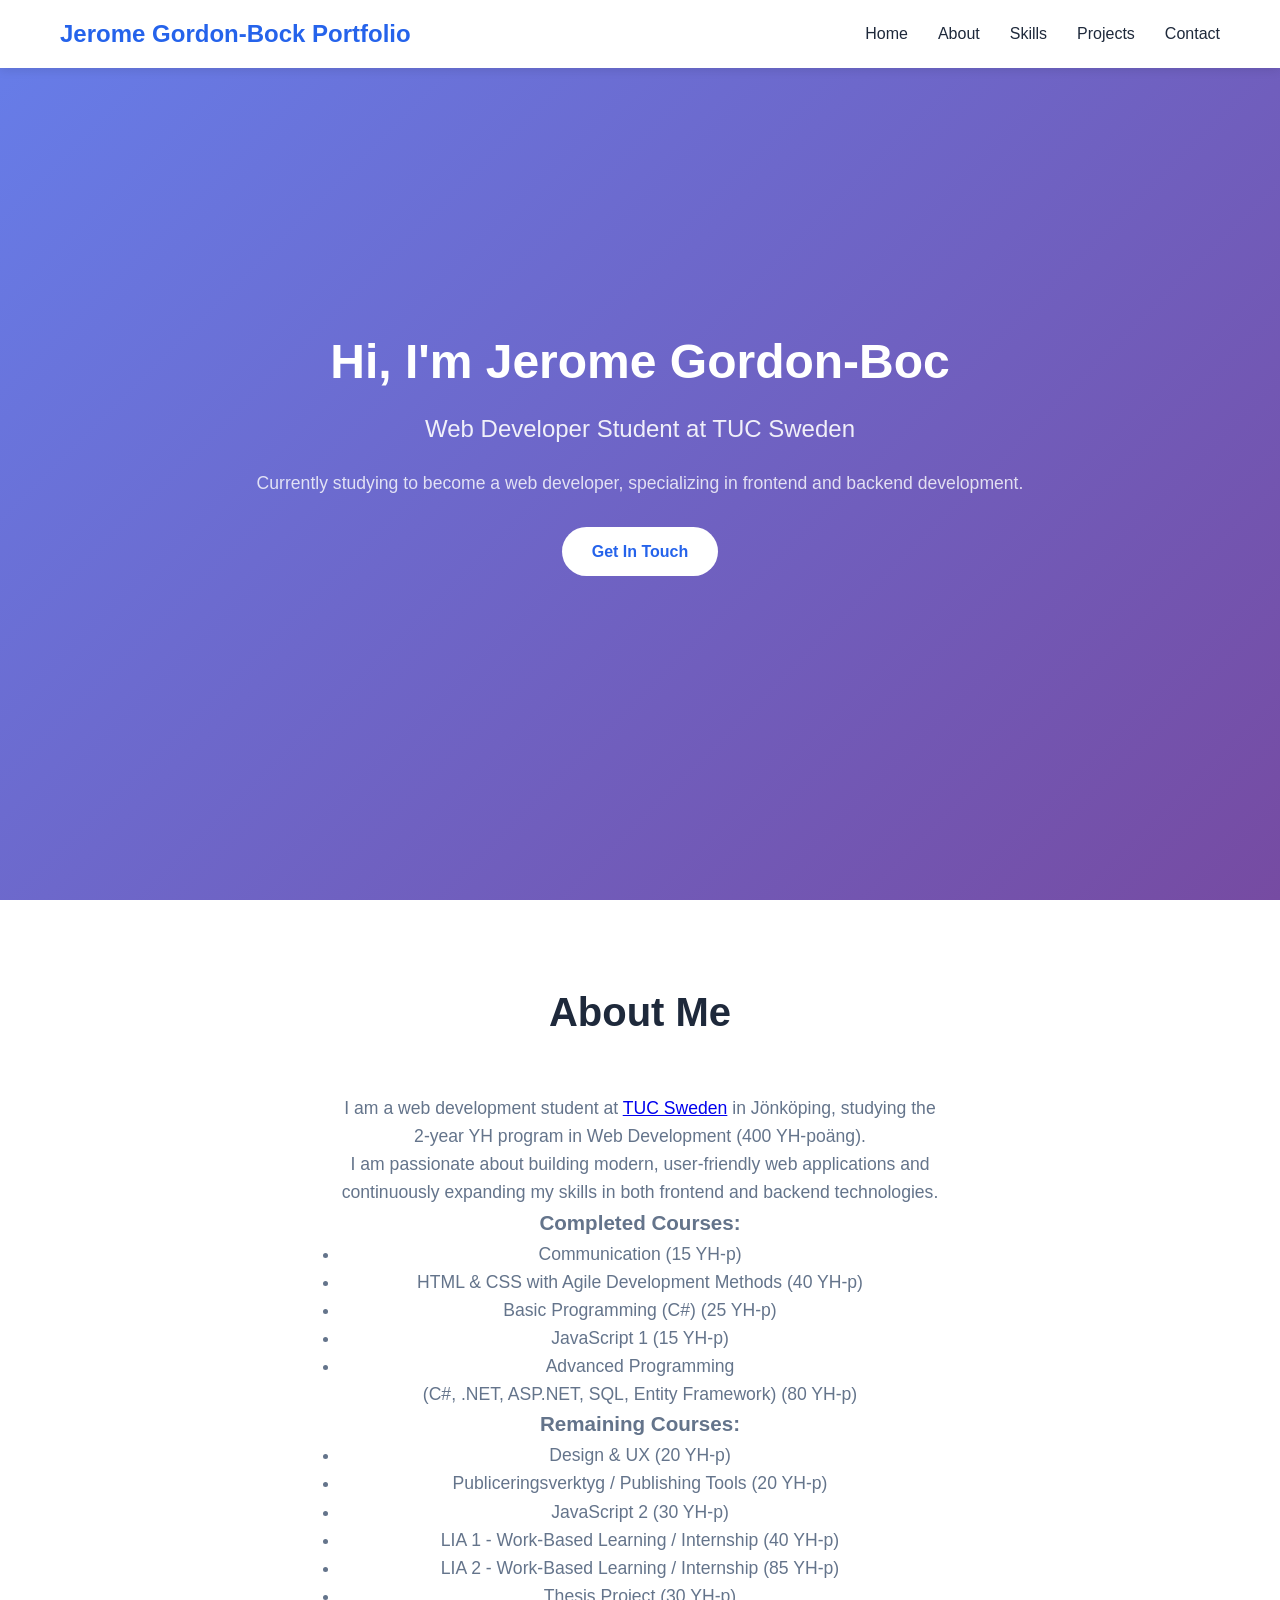
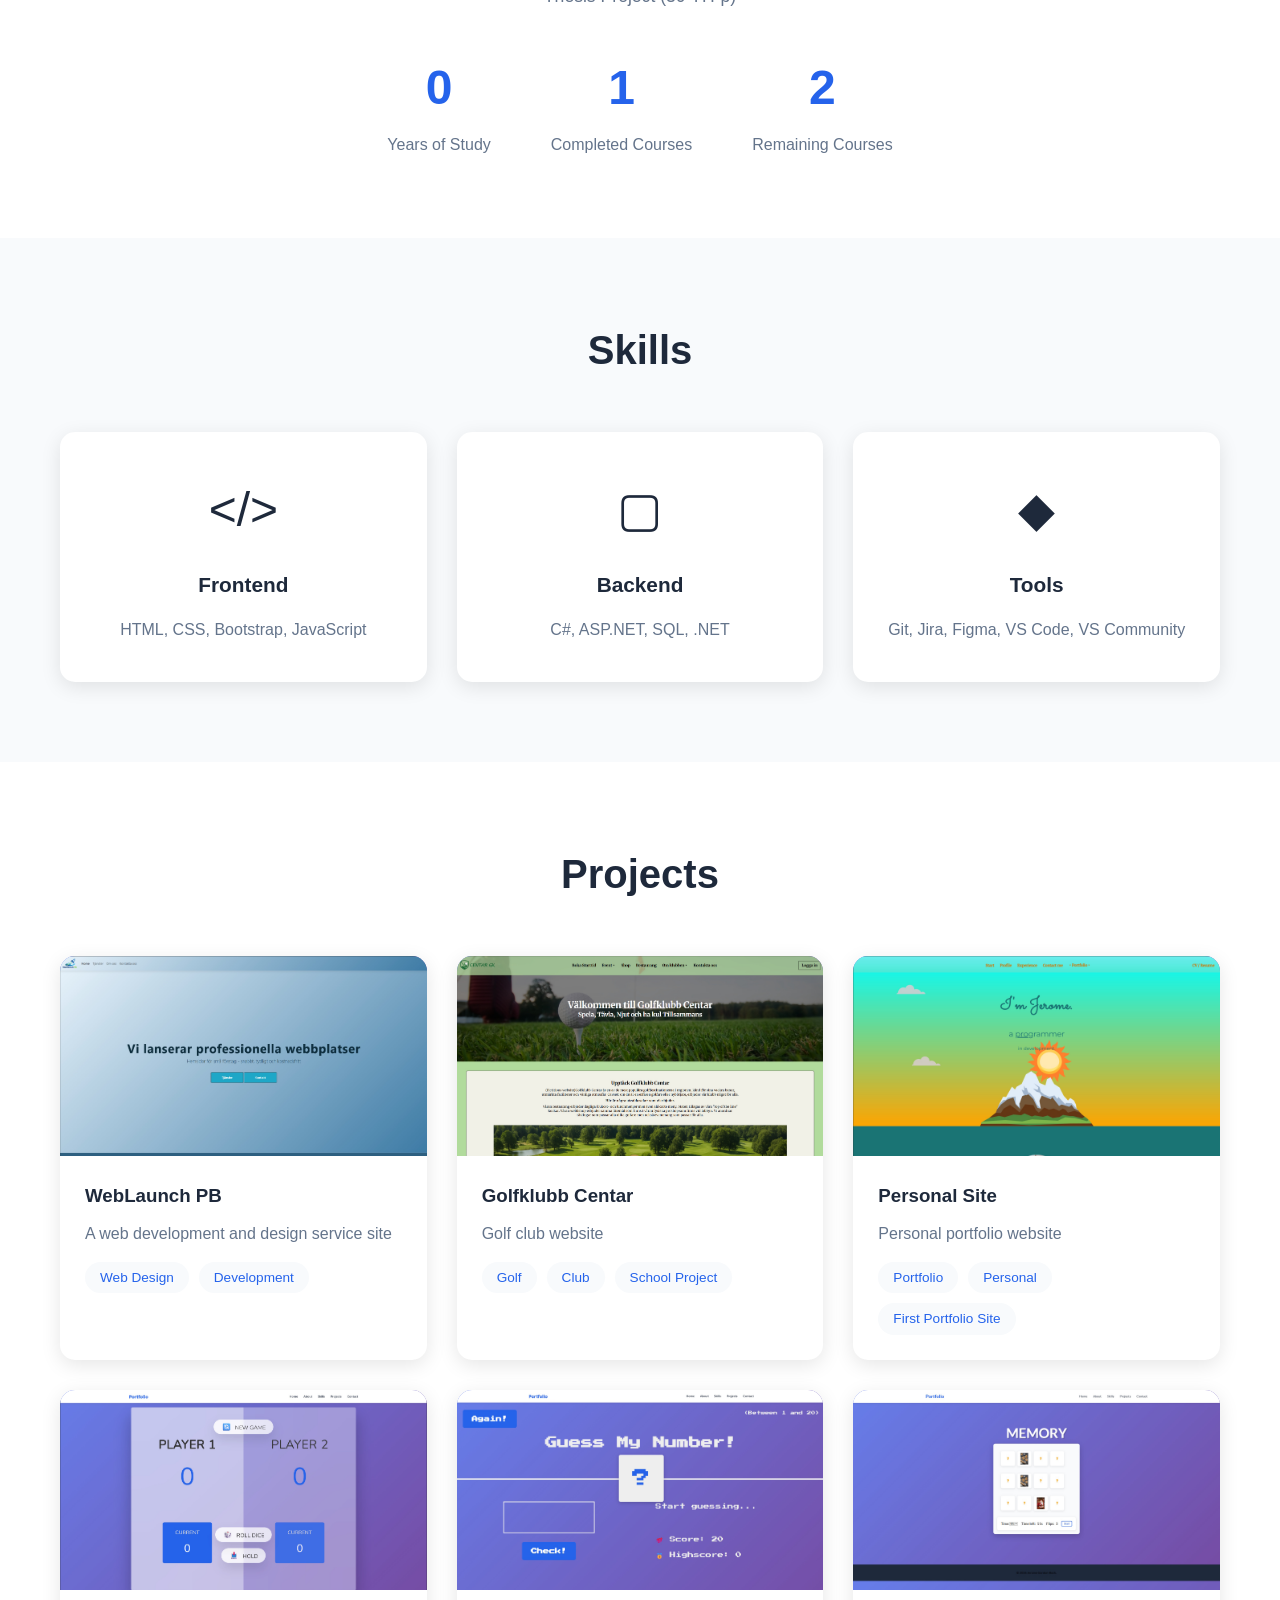
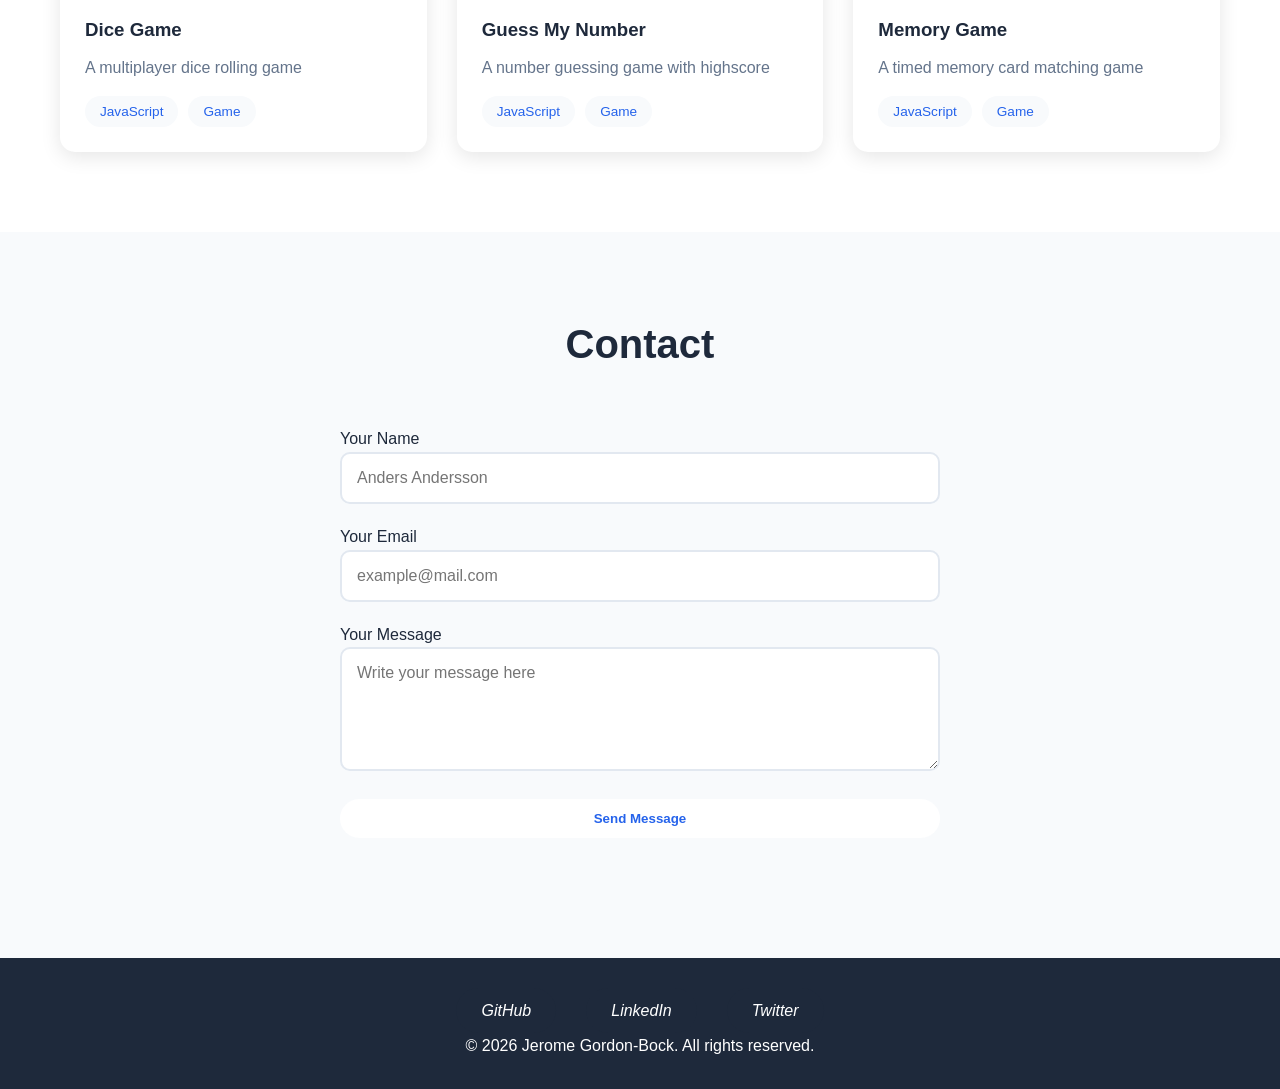
<file: index.html>
<!doctype html>
<html lang="en">
  <head>
    <meta charset="UTF-8" />
    <meta name="viewport" content="width=device-width, initial-scale=1.0" />
    <title>JG-B Portfolio</title>
    <link rel="icon" type="image/x-icon" href="faviconjgb.ico" />
    <link rel="stylesheet" href="styles.css" />
  </head>
  <body>
    <header>
      <nav class="navbar">
        <div class="nav-content">
          <a href="#home" class="logo">Jerome Gordon-Bock Portfolio</a>
          <button class="menu-toggle" id="menuToggle" aria-label="Open meny">
            <span></span>
            <span></span>
            <span></span>
          </button>
          <ul class="nav-links" id="navLinks">
            <li><a href="#home">Home</a></li>
            <li><a href="#about">About</a></li>
            <li><a href="#skills">Skills</a></li>
            <li><a href="#projects">Projects</a></li>
            <li><a href="#contact">Contact</a></li>
          </ul>
        </div>
      </nav>
    </header>
    <main>
      <section id="home" class="hero">
        <div class="hero-content">
          <h1>Hi, I'm <span id="typedName"></span></h1>
          <p class="tagline">Web Developer Student at TUC Sweden</p>
          <p class="bio">
            Currently studying to become a web developer, specializing in
            frontend and backend development.
          </p>
          <a href="#contact" class="btn">Get In Touch</a>
        </div>
      </section>

      <section id="about" class="section">
        <div class="container">
          <h2 class="section-title">About Me</h2>
          <div class="about-content">
            <div class="about-text">
              <p>
                I am a web development student at
                <a
                  href="https://www.tucsweden.se/utbildning/program/webbutvecklare-distans-jonkoping/"
                  target="_blank"
                  rel="noopener"
                  >TUC Sweden</a
                >
                in Jönköping, studying the 2-year YH program in Web Development
                (400 YH-poäng).
              </p>
              <p>
                I am passionate about building modern, user-friendly web
                applications and continuously expanding my skills in both
                frontend and backend technologies.
              </p>
              <h3>Completed Courses:</h3>
              <ul>
                <li>Communication (15 YH-p)</li>
                <li>HTML & CSS with Agile Development Methods (40 YH-p)</li>
                <li>Basic Programming (C#) (25 YH-p)</li>
                <li>JavaScript 1 (15 YH-p)</li>
                <li>
                  Advanced Programming <br />(C#, .NET, ASP.NET, SQL, Entity
                  Framework) (80 YH-p)
                </li>
              </ul>
              <h3>Remaining Courses:</h3>
              <ul>
                <li>Design & UX (20 YH-p)</li>
                <li>Publiceringsverktyg / Publishing Tools (20 YH-p)</li>
                <li>JavaScript 2 (30 YH-p)</li>
                <li>LIA 1 - Work-Based Learning / Internship (40 YH-p)</li>
                <li>LIA 2 - Work-Based Learning / Internship (85 YH-p)</li>
                <li>Thesis Project (30 YH-p)</li>
              </ul>
            </div>
            <div class="about-stats">
              <div class="stat">
                <span class="stat-number" data-target="2">0</span>
                <span class="stat-label">Years of Study</span>
              </div>
              <div class="stat">
                <span class="stat-number" data-target="5">0</span>
                <span class="stat-label">Completed Courses</span>
              </div>
              <div class="stat">
                <span class="stat-number" data-target="6">0</span>
                <span class="stat-label">Remaining Courses</span>
              </div>
            </div>
          </div>
        </div>
      </section>

      <section id="skills" class="section bg-light">
        <div class="container">
          <h2 class="section-title">Skills</h2>
          <div class="skills-grid">
            <article class="skill-card">
              <div class="skill-icon">&#60;/&#62;</div>
              <h3>Frontend</h3>
              <p>HTML, CSS, Bootstrap, JavaScript</p>
            </article>
            <article class="skill-card">
              <div class="skill-icon">&#9634;</div>
              <h3>Backend</h3>
              <p>C#, ASP.NET, SQL, .NET</p>
            </article>
            <article class="skill-card">
              <div class="skill-icon">&#9670;</div>
              <h3>Tools</h3>
              <p>Git, Jira, Figma, VS Code, VS Community</p>
            </article>
          </div>
        </div>
      </section>

      <section id="projects" class="section">
        <div class="container">
          <h2 class="section-title">Projects</h2>
          <div class="projects-grid">
            <article class="project-card">
              <a
                href="https://www.weblaunchpb.se/"
                target="_blank"
                class="project-link"
              >
                <div class="project-image">
                  <img
                    src="images/projects/weblaunchpb.jpg"
                    alt=""
                    onerror="this.style.display = 'none'"
                  />
                </div>
                <div class="project-info">
                  <h3>WebLaunch PB</h3>
                  <p>A web development and design service site</p>
                  <div class="project-tags">
                    <span>Web Design</span>
                    <span>Development</span>
                  </div>
                </div>
              </a>
            </article>
            <article class="project-card">
              <a
                href="https://bockarns.github.io/Golfklubb-Centar/"
                target="_blank"
                class="project-link"
              >
                <div class="project-image">
                  <img
                    src="images/projects/golfklubb.jpg"
                    alt=""
                    onerror="this.style.display = 'none'"
                  />
                </div>
                <div class="project-info">
                  <h3>Golfklubb Centar</h3>
                  <p>Golf club website</p>
                  <div class="project-tags">
                    <span>Golf</span>
                    <span>Club</span>
                    <span>School Project</span>
                  </div>
                </div>
              </a>
            </article>
            <article class="project-card">
              <a
                href="https://bockarns.github.io/Site/"
                target="_blank"
                class="project-link"
              >
                <div class="project-image">
                  <img
                    src="images/projects/personal-site.jpg"
                    alt=""
                    onerror="this.style.display = 'none'"
                  />
                </div>
                <div class="project-info">
                  <h3>Personal Site</h3>
                  <p>Personal portfolio website</p>
                  <div class="project-tags">
                    <span>Portfolio</span>
                    <span>Personal</span>
                    <span>First Portfolio Site</span>
                  </div>
                </div>
              </a>
            </article>
            <article class="project-card">
              <a
                href="JS-projects/dices.html"
                target="_blank"
                class="project-link"
              >
                <div class="project-image">
                  <img
                    src="images/projects/dice-game.jpg"
                    alt=""
                    onerror="this.style.display = 'none'"
                  />
                </div>
                <div class="project-info">
                  <h3>Dice Game</h3>
                  <p>A multiplayer dice rolling game</p>
                  <div class="project-tags">
                    <span>JavaScript</span>
                    <span>Game</span>
                  </div>
                </div>
              </a>
            </article>
            <article class="project-card">
              <a
                href="JS-projects/guessMN.html"
                target="_blank"
                class="project-link"
              >
                <div class="project-image">
                  <img
                    src="images/projects/guessMN.jpg"
                    alt=""
                    onerror="this.style.display = 'none'"
                  />
                </div>
                <div class="project-info">
                  <h3>Guess My Number</h3>
                  <p>A number guessing game with highscore</p>
                  <div class="project-tags">
                    <span>JavaScript</span>
                    <span>Game</span>
                  </div>
                </div>
              </a>
            </article>
            <article class="project-card">
              <a
                href="JS-projects/memory.html"
                target="_blank"
                class="project-link"
              >
                <div class="project-image">
                  <img
                    src="images/projects/memory.jpg"
                    alt=""
                    onerror="this.style.display = 'none'"
                  />
                </div>
                <div class="project-info">
                  <h3>Memory Game</h3>
                  <p>A timed memory card matching game</p>
                  <div class="project-tags">
                    <span>JavaScript</span>
                    <span>Game</span>
                  </div>
                </div>
              </a>
            </article>
          </div>
        </div>
      </section>

      <section id="contact" class="section bg-light">
        <div class="container">
          <h2 class="section-title">Contact</h2>
          <form
            class="contact-form"
            id="contactForm"
            action="mailto:Jerome.bock@gmail.com"
            method="POST"
            enctype="text/plain"
          >
            <div class="form-group">
              <label for="name">Your Name</label>
              <input
                type="text"
                id="name"
                placeholder="Anders Andersson"
                required
              />
            </div>
            <div class="form-group">
              <label for="email">Your Email</label>
              <input
                type="email"
                id="email"
                placeholder="example@mail.com"
                required
              />
            </div>
            <div class="form-group">
              <label for="message">Your Message</label>
              <textarea
                id="message"
                rows="5"
                placeholder="Write your message here"
                required
              ></textarea>
            </div>
            <button type="submit" class="btn">Send Message</button>
          </form>
        </div>
      </section>
    </main>
    <footer class="footer">
      <address class="social-links">
        <a
          href="https://github.com/Bockarns"
          target="_blank"
          class="social-link"
          >GitHub</a
        >
        <a
          href="https://www.linkedin.com/in/jerome-gordon-bock/"
          target="_blank"
          class="social-link"
          >LinkedIn</a
        >
        <a href="https://x.com/Bockarn" target="_blank" class="social-link"
          >Twitter</a
        >
      </address>
      <p>&copy; 2026 Jerome Gordon-Bock. All rights reserved.</p>
    </footer>

    <script src="script.js"></script>
  </body>
</html>
</file>
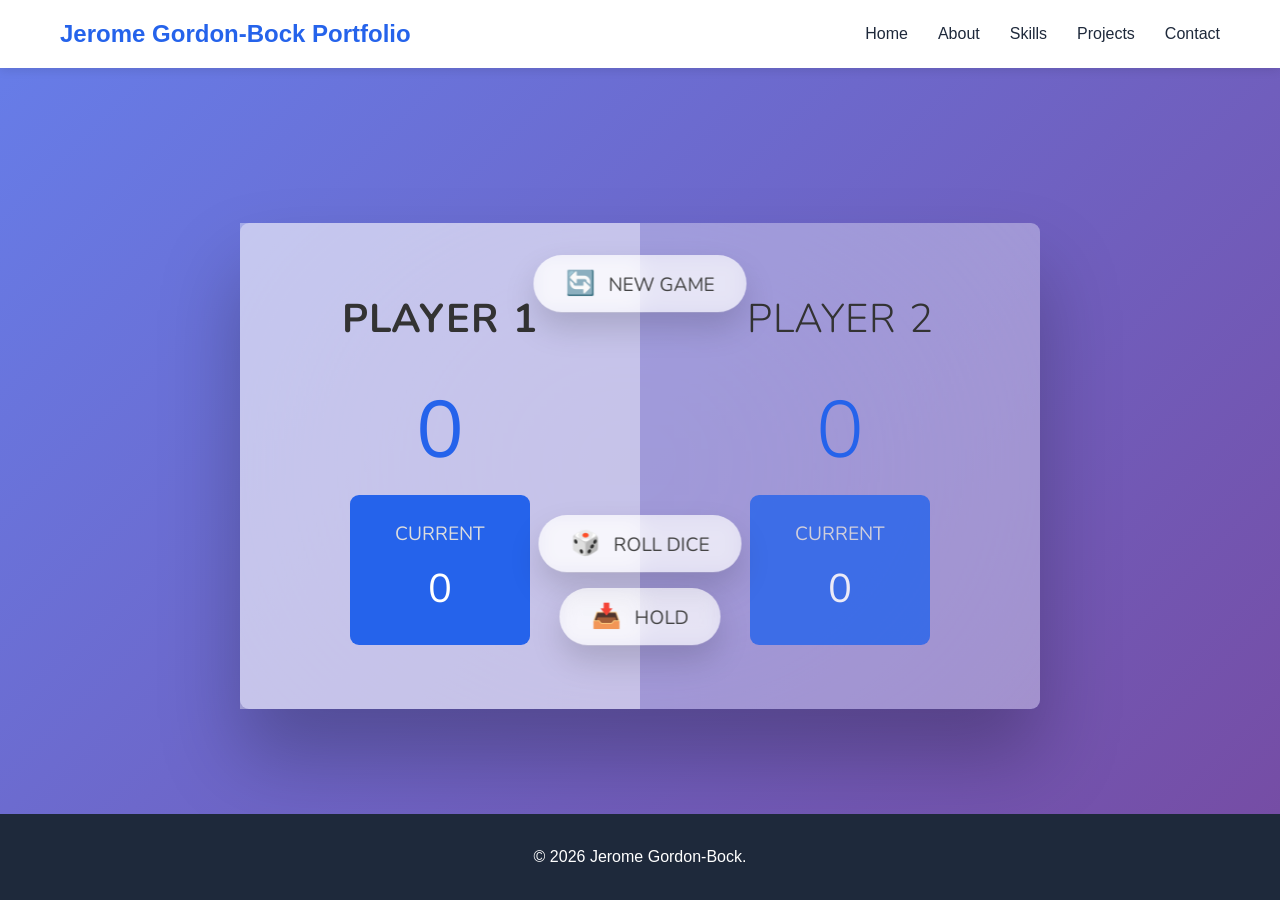
<file: JS-projects/dices.html>
<!doctype html>
<html lang="en" dir="ltr">
  <head>
    <meta charset="UTF-8" />
    <meta name="viewport" content="width=device-width, initial-scale=1.0" />
    <title>Dice Game - Jerome Gordon-Bock</title>
    <link rel="icon" type="image/x-icon" href="../faviconjgb.ico" />
    <link rel="stylesheet" href="../styles.css" />
    <link rel="stylesheet" href="CSS/dices.css" />
  </head>
  <body>
    <nav class="navbar">
      <div class="nav-content">
        <a href="../index.html" class="logo">Jerome Gordon-Bock Portfolio</a>
        <button class="menu-toggle" id="menuToggle">
          <span></span>
          <span></span>
          <span></span>
        </button>
        <ul class="nav-links" id="navLinks">
          <li><a href="../index.html#home">Home</a></li>
          <li><a href="../index.html#about">About</a></li>
          <li><a href="../index.html#skills">Skills</a></li>
          <li><a href="../index.html#projects">Projects</a></li>
          <li><a href="../index.html#contact">Contact</a></li>
        </ul>
      </div>
    </nav>

    <div class="wrapper">
      <div class="container-dice">
        <section class="player player--0 player--active">
          <h2 class="name" id="name--0">Player 1</h2>
          <p class="score" id="score--0">43</p>
          <div class="current">
            <p class="current-label">Current</p>
            <p class="current-score" id="current--0">0</p>
          </div>
        </section>

        <section class="player player--1">
          <h2 class="name" id="name--1">Player 2</h2>
          <p class="score" id="score--1">24</p>
          <div class="current">
            <p class="current-label">Current</p>
            <p class="current-score" id="current--1">0</p>
          </div>
        </section>

        <img
          src="./images/dices-img/dice-5.png"
          alt="Playing dice"
          class="dice"
        />
        <button class="btn btn--new">🔄 New game</button>
        <button class="btn btn--roll">🎲 Roll dice</button>
        <button class="btn btn--hold">📥 Hold</button>
      </div>
    </div>

    <footer class="footer" style="position: fixed; bottom: 0; width: 100%">
      <p>&copy; 2026 Jerome Gordon-Bock.</p>
    </footer>

    <script src="../script.js"></script>
    <script src="./Scripts/dices.js"></script>
  </body>
</html>
</file>
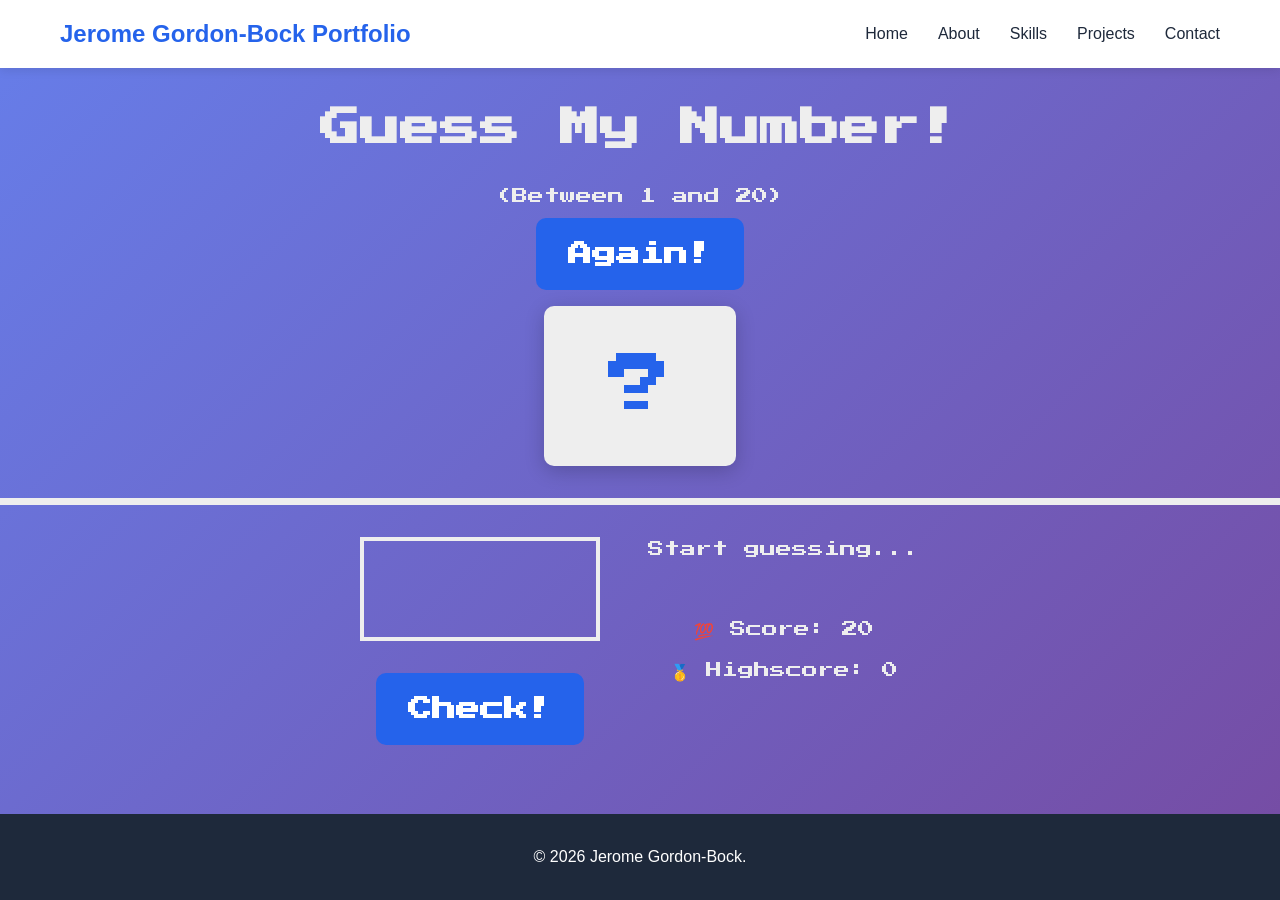
<file: JS-projects/guessMN.html>
<!doctype html>
<html lang="en" dir="ltr">
  <head>
    <meta charset="UTF-8" />
    <meta name="viewport" content="width=device-width, initial-scale=1.0" />
    <title>Guess My Number - Jerome Gordon-Bock</title>
    <link rel="icon" type="image/x-icon" href="../faviconjgb.ico" />
    <link rel="stylesheet" href="../styles.css" />
    <link rel="stylesheet" href="CSS/guessMN.css" />
  </head>
  <body>
    <nav class="navbar">
      <div class="nav-content">
        <a href="../index.html" class="logo">Jerome Gordon-Bock Portfolio</a>
        <button class="menu-toggle" id="menuToggle">
          <span></span>
          <span></span>
          <span></span>
        </button>
        <ul class="nav-links" id="navLinks">
          <li><a href="../index.html#home">Home</a></li>
          <li><a href="../index.html#about">About</a></li>
          <li><a href="../index.html#skills">Skills</a></li>
          <li><a href="../index.html#projects">Projects</a></li>
          <li><a href="../index.html#contact">Contact</a></li>
        </ul>
      </div>
    </nav>

    <section class="wrapper">
      <div class="gmn-header">
        <h1>Guess My Number!</h1>
        <p class="between">(Between 1 and 20)</p>
        <button class="btn again">Again!</button>
        <div class="number">?</div>
      </div>
      <div class="gmn-container">
        <div class="left">
          <input type="number" class="guess" />
          <button class="btn check">Check!</button>
        </div>
        <div class="right">
          <p class="message">Start guessing...</p>
          <p class="label-score">💯 Score: <span class="score">20</span></p>
          <p class="label-highscore">
            🥇 Highscore: <span class="highscore">0</span>
          </p>
        </div>
      </div>
    </section>

    <footer class="footer" style="position: fixed; bottom: 0; width: 100%">
      <p>&copy; 2026 Jerome Gordon-Bock.</p>
    </footer>

    <script src="../script.js"></script>
    <script src="./Scripts/guessMN.js"></script>
  </body>
</html>
</file>
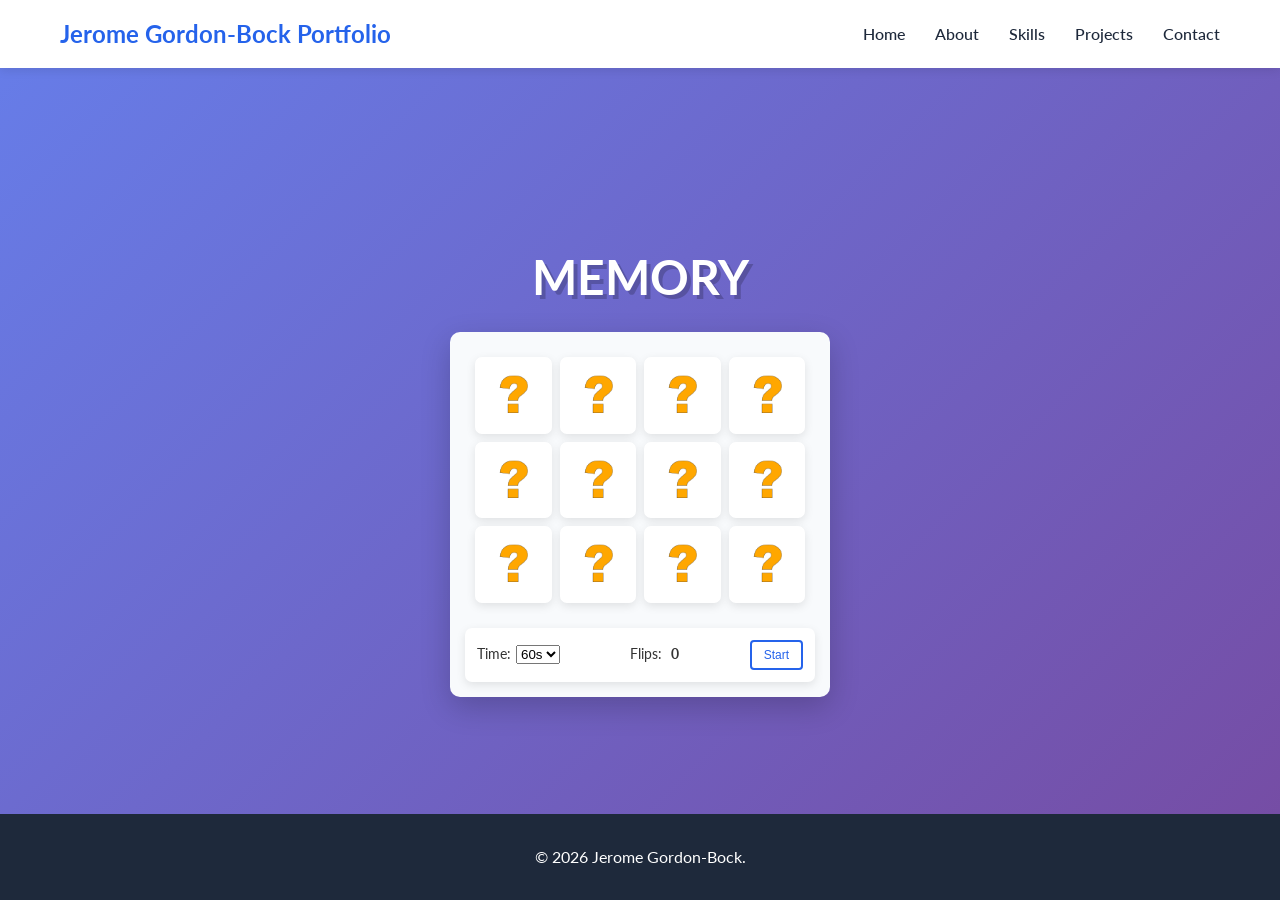
<file: JS-projects/memory.html>
<!doctype html>
<html lang="en" dir="ltr">
  <head>
    <meta charset="UTF-8" />
    <meta name="viewport" content="width=device-width, initial-scale=1.0" />
    <title>Memory Game - Jerome Gordon-Bock</title>
    <link rel="icon" type="image/x-icon" href="../faviconjgb.ico" />
    <link rel="stylesheet" href="../styles.css" />
    <link rel="stylesheet" href="CSS/memory.css" />
  </head>
  <body>
    <nav class="navbar">
      <div class="nav-content">
        <a href="../index.html" class="logo">Jerome Gordon-Bock Portfolio</a>
        <button class="menu-toggle" id="menuToggle">
          <span></span>
          <span></span>
          <span></span>
        </button>
        <ul class="nav-links" id="navLinks">
          <li><a href="../index.html#home">Home</a></li>
          <li><a href="../index.html#about">About</a></li>
          <li><a href="../index.html#skills">Skills</a></li>
          <li><a href="../index.html#projects">Projects</a></li>
          <li><a href="../index.html#contact">Contact</a></li>
        </ul>
      </div>
    </nav>

    <section class="products" id="memory">
      <h1>Memory</h1>
      <div class="contact__content">
        <div class="wrapper">
          <div class="popup hidden">
            <h3 class="popup-text">Winner or Loser!</h3>
            <button class="close-popup">&times;</button>
          </div>
          <div class="overlay hidden"></div>
          <ul class="cards">
            <li class="card">
              <div class="view front-view">
                <img
                  class="img-front"
                  src="./images/memory-img/qmark.png"
                  alt="icon"
                />
              </div>
              <div class="view back-view">
                <img
                  class="img-back"
                  src="./images/memory-img/img6.jpg"
                  alt="card-img"
                />
              </div>
            </li>
            <li class="card">
              <div class="view front-view">
                <img
                  class="img-front"
                  src="./images/memory-img/qmark.png"
                  alt="icon"
                />
              </div>
              <div class="view back-view">
                <img
                  class="img-back"
                  src="./images/memory-img/img1.jpg"
                  alt="card-img"
                />
              </div>
            </li>
            <li class="card">
              <div class="view front-view">
                <img src="./images/memory-img/qmark.png" alt="icon" />
              </div>
              <div class="view back-view">
                <img src="./images/memory-img/img3.jpg" alt="card-img" />
              </div>
            </li>
            <li class="card">
              <div class="view front-view">
                <img src="./images/memory-img/qmark.png" alt="icon" />
              </div>
              <div class="view back-view">
                <img src="./images/memory-img/img2.jpg" alt="card-img" />
              </div>
            </li>
            <li class="card">
              <div class="view front-view">
                <img src="./images/memory-img/qmark.png" alt="icon" />
              </div>
              <div class="view back-view">
                <img src="./images/memory-img/img6.jpg" alt="card-img" />
              </div>
            </li>
            <li class="card">
              <div class="view front-view">
                <img src="./images/memory-img/qmark.png" alt="icon" />
              </div>
              <div class="view back-view">
                <img src="./images/memory-img/img2.jpg" alt="card-img" />
              </div>
            </li>
            <li class="card">
              <div class="view front-view">
                <img src="./images/memory-img/qmark.png" alt="icon" />
              </div>
              <div class="view back-view">
                <img src="./images/memory-img/img4.jpg" alt="card-img" />
              </div>
            </li>
            <li class="card">
              <div class="view front-view">
                <img src="./images/memory-img/qmark.png" alt="icon" />
              </div>
              <div class="view back-view">
                <img src="./images/memory-img/img5.jpg" alt="card-img" />
              </div>
            </li>
            <li class="card">
              <div class="view front-view">
                <img src="./images/memory-img/qmark.png" alt="icon" />
              </div>
              <div class="view back-view">
                <img src="./images/memory-img/img3.jpg" alt="card-img" />
              </div>
            </li>
            <li class="card">
              <div class="view front-view">
                <img src="./images/memory-img/qmark.png" alt="icon" />
              </div>
              <div class="view back-view">
                <img src="./images/memory-img/img1.jpg" alt="card-img" />
              </div>
            </li>
            <li class="card">
              <div class="view front-view">
                <img src="./images/memory-img/qmark.png" alt="icon" />
              </div>
              <div class="view back-view">
                <img src="./images/memory-img/img4.jpg" alt="card-img" />
              </div>
            </li>
            <li class="card">
              <div class="view front-view">
                <img src="./images/memory-img/qmark.png" alt="icon" />
              </div>
              <div class="view back-view">
                <img src="./images/memory-img/img5.jpg" alt="card-img" />
              </div>
            </li>
          </ul>
          <div class="details">
            <p class="time">
              <label for="timer">Time:</label>
              <select name="timer" id="timer">
                <option value="60">60s</option>
                <option value="30">30s</option>
                <option value="15">15s</option>
              </select>
            </p>
            <p class="time-display hidden">
              Time left: <span id="time-left">0</span>s
            </p>
            <p class="flips">
              Flips: <span><b id="flip-number">0</b></span>
            </p>
            <button id="start-btn">Start</button>
          </div>
        </div>
      </div>
    </section>

    <footer class="footer" style="position: fixed; bottom: 0; width: 100%">
      <p>&copy; 2026 Jerome Gordon-Bock.</p>
    </footer>

    <script src="../script.js"></script>
    <script src="./Scripts/memory.js"></script>
  </body>
</html>
</file>
<file: styles.css>
* {
  margin: 0;
  padding: 0;
  box-sizing: border-box;
}

:root {
  --primary: #2563eb;
  --dark: #1e293b;
  --light: #f8fafc;
  --gray: #64748b;
  --white: #ffffff;
}

html {
  scroll-behavior: smooth;
}

body {
  font-family: "Segoe UI", Tahoma, Geneva, Verdana, sans-serif;
  line-height: 1.6;
  color: var(--dark);
}

.container {
  max-width: 1200px;
  margin: 0 auto;
  padding: 0 20px;
}

.navbar {
  position: fixed;
  top: 0;
  left: 0;
  right: 0;
  background: var(--white);
  box-shadow: 0 2px 10px rgba(0, 0, 0, 0.1);
  z-index: 1000;
}

.nav-content {
  max-width: 1200px;
  margin: 0 auto;
  padding: 15px 20px;
  display: flex;
  justify-content: space-between;
  align-items: center;
}

.logo {
  font-size: 1.5rem;
  font-weight: bold;
  color: var(--primary);
  text-decoration: none;
}

.nav-links {
  display: flex;
  list-style: none;
  gap: 30px;
}

.nav-links a {
  text-decoration: none;
  color: var(--dark);
  font-weight: 500;
  transition: color 0.3s;
}

.nav-links a:hover {
  color: var(--primary);
}

.menu-toggle {
  display: none;
  flex-direction: column;
  gap: 5px;
  background: none;
  border: none;
  cursor: pointer;
  padding: 5px;
}

.menu-toggle span {
  width: 25px;
  height: 3px;
  background: var(--dark);
  border-radius: 2px;
  transition: all 0.3s;
}

.hero {
  min-height: 100vh;
  display: flex;
  align-items: center;
  justify-content: center;
  background: linear-gradient(135deg, #667eea 0%, #764ba2 100%);
  color: var(--white);
  text-align: center;
  padding: 100px 20px;
}

.hero-content h1 {
  font-size: 3rem;
  margin-bottom: 10px;
}

.tagline {
  font-size: 1.5rem;
  margin-bottom: 20px;
  opacity: 0.9;
}

.bio {
  font-size: 1.1rem;
  margin-bottom: 30px;
  opacity: 0.8;
}

.btn {
  display: inline-block;
  padding: 12px 30px;
  background: var(--white);
  color: var(--primary);
  text-decoration: none;
  border-radius: 30px;
  font-weight: 600;
  transition:
    transform 0.3s,
    box-shadow 0.3s;
  border: none;
  cursor: pointer;
}

.btn:hover {
  transform: translateY(-3px);
  box-shadow: 0 10px 20px rgba(0, 0, 0, 0.2);
}

.section {
  padding: 80px 0;
}

.bg-light {
  background: var(--light);
}

.section-title {
  font-size: 2.5rem;
  text-align: center;
  margin-bottom: 50px;
  color: var(--dark);
}

.about-content {
  display: flex;
  flex-direction: column;
  align-items: center;
  gap: 40px;
}

.about-text {
  max-width: 600px;
  text-align: center;
  font-size: 1.1rem;
  color: var(--gray);
}

.about-stats {
  display: flex;
  gap: 60px;
  flex-wrap: wrap;
  justify-content: center;
}

.stat {
  text-align: center;
}

.stat-number {
  font-size: 3rem;
  font-weight: bold;
  color: var(--primary);
}

.stat-label {
  display: block;
  color: var(--gray);
  margin-top: 5px;
}

.skills-grid {
  display: grid;
  grid-template-columns: repeat(auto-fit, minmax(250px, 1fr));
  gap: 30px;
}

.skill-card {
  background: var(--white);
  padding: 40px 30px;
  border-radius: 15px;
  text-align: center;
  box-shadow: 0 5px 20px rgba(0, 0, 0, 0.1);
  transition: transform 0.3s;
}

.skill-card:hover {
  transform: translateY(-5px);
}

.skill-icon {
  font-size: 3rem;
  margin-bottom: 20px;
}

.skill-card h3 {
  margin-bottom: 15px;
  font-size: 1.3rem;
}

.skill-card p {
  color: var(--gray);
}

.projects-grid {
  display: grid;
  grid-template-columns: repeat(auto-fit, minmax(300px, 1fr));
  gap: 30px;
}

.project-card {
  background: var(--white);
  border-radius: 15px;
  overflow: hidden;
  box-shadow: 0 5px 20px rgba(0, 0, 0, 0.1);
  transition: transform 0.3s;
}

.project-card:hover {
  transform: translateY(-5px);
}

.project-image {
  height: 200px;
  background: linear-gradient(135deg, #667eea 0%, #764ba2 100%);
  overflow: hidden;
}

.project-image img {
  width: 100%;
  height: 100%;
  object-fit: cover;
  object-position: top;
}

.project-info {
  padding: 25px;
}

.project-info h3 {
  margin-bottom: 10px;
}

.project-info p {
  color: var(--gray);
  margin-bottom: 15px;
}

.project-tags {
  display: flex;
  gap: 10px;
  flex-wrap: wrap;
}

.project-tags span {
  padding: 5px 15px;
  background: var(--light);
  border-radius: 20px;
  font-size: 0.85rem;
  color: var(--primary);
}
.project-link {
  display: block;
  height: 100%;
  text-decoration: none;
  color: inherit;
}

.contact-form {
  max-width: 600px;
  margin: 0 auto 40px;
}

.form-group {
  margin-bottom: 20px;
}

.form-group input,
.form-group textarea {
  width: 100%;
  padding: 15px;
  border: 2px solid #e2e8f0;
  border-radius: 10px;
  font-size: 1rem;
  font-family: inherit;
  transition: border-color 0.3s;
}

.form-group input:focus,
.form-group textarea:focus {
  outline: none;
  border-color: var(--primary);
}

.contact-form .btn {
  width: 100%;
}

.social-links {
  display: flex;
  justify-content: center;
  gap: 30px;
}

.social-link {
  padding: 10px 25px;
  background: var(--dark);
  color: var(--white);
  text-decoration: none;
  border-radius: 25px;
  transition: background 0.3s;
}

.social-link:hover {
  background: var(--primary);
}

.footer {
  background: var(--dark);
  color: var(--white);
  text-align: center;
  padding: 30px 20px;
}

/* Accesibility */

.nav-links a:focus-visible,
.btn:focus-visible,
.social-link:focus-visible {
  outline: 3px solid var(--primary);
  outline-offset: 3px;
}

.project-link:focus-visible {
  outline: 4px solid var(--primary);
  outline-offset: -4px;
  border-radius: 15px;
}

/* Mediaquery */

@media (max-width: 768px) {
  .menu-toggle {
    display: flex;
  }

  .nav-links {
    position: absolute;
    top: 100%;
    left: 0;
    right: 0;
    background: var(--white);
    flex-direction: column;
    padding: 20px;
    gap: 15px;
    box-shadow: 0 10px 20px rgba(0, 0, 0, 0.1);
    display: none;
  }

  .nav-links.active {
    display: flex;
  }

  .hero-content h1 {
    font-size: 2rem;
  }

  .tagline {
    font-size: 1.2rem;
  }

  .about-stats {
    gap: 30px;
  }

  .stat-number {
    font-size: 2rem;
  }
}
</file>
<file: JS-projects/CSS/dices.css>
@import url("https://fonts.googleapis.com/css2?family=Nunito&display=swap");

* {
  margin: 0;
  padding: 0;
  box-sizing: border-box;
}

body {
  background: linear-gradient(135deg, #667eea 0%, #764ba2 100%);
  min-height: 100vh;
}

.wrapper {
  font-family: "Nunito", sans-serif;
  font-weight: 400;
  min-height: 100vh;
  padding: 6rem 1rem 4rem;
  color: #333;
  display: flex;
  align-items: center;
  justify-content: center;
  background: transparent;
}

.container-dice {
  position: relative;
  width: 100%;
  max-width: 800px;
  min-height: 450px;
  background-color: rgba(255, 255, 255, 0.35);
  backdrop-filter: blur(200px);
  box-shadow: 0 3rem 5rem rgba(0, 0, 0, 0.25);
  border-radius: 9px;
  display: flex;
}

.player {
  flex: 1;
  padding: 4rem 2rem;
  display: flex;
  flex-direction: column;
  align-items: center;
  justify-content: center;
  transition: all 0.75s;
}

.name {
  font-size: 2.5rem;
  text-transform: uppercase;
  letter-spacing: 1px;
  word-spacing: 2px;
  font-weight: 300;
  margin-bottom: 1rem;
  text-align: center;
}

.score {
  font-size: 5rem;
  font-weight: 300;
  color: #2563eb;
  margin-bottom: auto;
}

.player--active {
  background-color: rgba(255, 255, 255, 0.4);
}

.player--active .name {
  font-weight: 700;
}

.player--active .score {
  font-weight: 400;
}

.player--active .current {
  opacity: 1;
}

.current {
  background-color: #2563eb;
  opacity: 0.8;
  border-radius: 9px;
  color: #fff;
  width: 80%;
  max-width: 180px;
  padding: 1.5rem;
  text-align: center;
  transition: all 0.75s;
}

.current-label {
  text-transform: uppercase;
  margin-bottom: 0.5rem;
  font-size: 1.2rem;
  color: #ddd;
}

.current-score {
  font-size: 2.5rem;
}

.dice {
  position: absolute;
  left: 50%;
  top: 45%;
  transform: translate(-50%, -50%);
  height: 8rem;
  box-shadow: 0 2rem 5rem rgba(0, 0, 0, 0.2);
}

.btn {
  position: absolute;
  left: 50%;
  transform: translateX(-50%);
  color: #444;
  background-color: rgba(255, 255, 255, 0.6);
  backdrop-filter: blur(10px);
  border: none;
  font-family: inherit;
  font-size: 1.2rem;
  text-transform: uppercase;
  cursor: pointer;
  font-weight: 400;
  transition: all 0.2s;
  padding: 0.8rem 2rem;
  border-radius: 50rem;
  box-shadow: 0 1rem 2rem rgba(0, 0, 0, 0.15);
  white-space: nowrap;
}

.btn::first-letter {
  font-size: 1.5rem;
  display: inline-block;
  margin-right: 0.5rem;
}

.btn--new {
  top: 2rem;
}

.btn--roll {
  top: 60%;
}

.btn--hold {
  top: 75%;
}

.btn:hover {
  transform: translateX(-50%) scale(1.05);
  background-color: rgba(255, 255, 255, 0.85);
  box-shadow: 0 1.5rem 3rem rgba(0, 0, 0, 0.2);
}

.btn:active {
  transform: translateX(-50%) scale(0.95);
}

.btn:focus {
  outline: none;
}

.player--winner {
  background-color: #2f2f2f;
}

.player--winner .name {
  font-weight: 700;
  color: #2563eb;
}

.hidden {
  display: none;
}

@media screen and (max-width: 768px) {
  .wrapper {
    padding: 5rem 0.5rem 3rem;
    align-items: flex-start;
  }

  .container-dice {
    flex-direction: column;
    max-width: 350px;
    min-height: auto;
  }

  .player {
    padding: 2rem 1rem;
    min-height: 150px;
  }

  .name {
    font-size: 1.5rem;
    margin-bottom: 0.5rem;
  }

  .score {
    font-size: 3rem;
    margin-bottom: 0.5rem;
  }

  .current {
    width: 70%;
    padding: 0.8rem;
  }

  .current-label {
    font-size: 0.9rem;
    margin-bottom: 0.2rem;
  }

  .current-score {
    font-size: 1.5rem;
  }

  .dice {
    position: relative;
    top: auto;
    left: auto;
    transform: none;
    margin: 0 auto 1rem;
    height: 5rem;
    display: block;
  }

  .btn {
    position: relative;
    transform: none;
    left: auto;
    display: block;
    width: fit-content;
    margin: 0.5rem auto;
    font-size: 1rem;
    padding: 0.6rem 1.5rem;
  }

  .btn--new,
  .btn--roll,
  .btn--hold {
    position: relative;
    top: auto;
    left: auto;
    transform: none;
  }

  .btn:hover {
    transform: scale(1.05);
  }

  .btn:active {
    transform: scale(0.95);
  }
}

@media screen and (max-width: 480px) {
  .wrapper {
    padding: 4.5rem 0 2rem;
  }

  .container-dice {
    border-radius: 0;
  }

  .player {
    padding: 1.5rem 0.5rem;
    min-height: 120px;
  }

  .name {
    font-size: 1.3rem;
  }

  .score {
    font-size: 2.5rem;
  }

  .current {
    width: 80%;
    padding: 0.6rem;
  }

  .current-label {
    font-size: 0.8rem;
  }

  .current-score {
    font-size: 1.3rem;
  }

  .btn {
    font-size: 0.85rem;
    padding: 0.5rem 1.2rem;
  }

  .btn::first-letter {
    font-size: 1.1rem;
  }

  .dice {
    height: 4rem;
  }
}

@media screen and (max-height: 600px) and (orientation: landscape) {
  .wrapper {
    padding: 3.5rem 0.5rem 2rem;
    min-height: auto;
  }

  .container-dice {
    flex-direction: row;
    max-width: 95vw;
    min-height: 200px;
  }

  .player {
    padding: 1rem;
    min-height: auto;
  }

  .name {
    font-size: 1.2rem;
    margin-bottom: 0.3rem;
  }

  .score {
    font-size: 2rem;
    margin-bottom: 0.3rem;
  }

  .current {
    padding: 0.5rem;
    width: 90%;
  }

  .current-label {
    font-size: 0.8rem;
    margin-bottom: 0;
  }

  .current-score {
    font-size: 1.2rem;
  }

  .dice {
    height: 3.5rem;
    top: 40%;
  }

  .btn {
    font-size: 0.75rem;
    padding: 0.4rem 1rem;
  }

  .btn--new {
    top: 0.5rem;
  }

  .btn--roll {
    top: 55%;
  }

  .btn--hold {
    top: 75%;
  }
}
</file>
<file: JS-projects/CSS/guessMN.css>
@import url("https://fonts.googleapis.com/css?family=Press+Start+2P&display=swap");

* {
  margin: 0;
  padding: 0;
  box-sizing: border-box;
}

body {
  background: linear-gradient(135deg, #667eea 0%, #764ba2 100%);
  min-height: 100vh;
}

.wrapper {
  padding-top: 5rem;
  min-height: 100vh;
  font-family: "Press Start 2P", sans-serif;
  color: #eee;
  background: transparent;
  display: flex;
  flex-direction: column;
}

.gmn-header {
  position: relative;
  min-height: 30vh;
  border-bottom: 7px solid #eee;
  display: flex;
  flex-direction: column;
  align-items: center;
  justify-content: center;
  padding: 1rem;
}

.gmn-container {
  flex: 1;
  color: #eee;
  display: flex;
  align-items: flex-start;
  justify-content: center;
  padding: 2rem 1rem;
  gap: 3rem;
}

.left {
  display: flex;
  flex-direction: column;
  align-items: center;
}

.right {
  display: flex;
  flex-direction: column;
  align-items: center;
  text-align: center;
}

h1 {
  font-size: 2.5rem;
  text-align: center;
  width: 100%;
  margin-bottom: 1rem;
}

.number {
  background: #eee;
  color: #2563eb;
  font-size: 4rem;
  width: 12rem;
  height: 10rem;
  display: flex;
  align-items: center;
  justify-content: center;
  text-align: center;
  position: relative;
  border-radius: 10px;
  box-shadow: 0 5px 20px rgba(0, 0, 0, 0.2);
  margin: 1rem 0;
}

.between {
  font-size: 1rem;
  margin-top: 0.5rem;
}

.again {
  background: #2563eb;
  color: white;
  border: none;
  padding: 1rem 1.5rem;
  border-radius: 5px;
  cursor: pointer;
  font-family: "Press Start 2P", sans-serif;
  font-size: 0.8rem;
  transition: transform 0.2s, box-shadow 0.2s, background-color 0.2s;
  margin-top: 0.5rem;
}

.again:hover {
  transform: translateY(-2px);
  box-shadow: 0 5px 15px rgba(0, 0, 0, 0.2);
  background-color: #1d4ed8;
}

.guess {
  background: none;
  border: 4px solid #eee;
  font-family: inherit;
  color: inherit;
  font-size: 3rem;
  padding: 1.5rem;
  width: 15rem;
  text-align: center;
  display: block;
  margin-bottom: 2rem;
}

.btn {
  border: none;
  background-color: #2563eb;
  color: #fff;
  font-size: 1.5rem;
  font-family: inherit;
  padding: 1.5rem 2rem;
  cursor: pointer;
  border-radius: 10px;
  transition: transform 0.2s, box-shadow 0.2s, background-color 0.2s;
}

.btn:hover {
  transform: translateY(-2px);
  box-shadow: 0 5px 15px rgba(0, 0, 0, 0.2);
  background-color: #1d4ed8;
}

.btn:active {
  transform: translateY(0);
}

.message {
  margin-bottom: 2rem;
  min-height: 3rem;
  font-size: 1rem;
  text-align: center;
}

.label-score {
  margin-bottom: 1rem;
  font-size: 1rem;
}

@media screen and (max-width: 768px) {
  .wrapper {
    padding-top: 4rem;
  }

  h1 {
    font-size: 1.8rem;
  }

  .number {
    font-size: 3rem;
    width: 10rem;
    height: 8rem;
  }

  .guess {
    font-size: 2.5rem;
    width: 12rem;
    padding: 1rem;
  }

  .btn {
    font-size: 1.2rem;
    padding: 1rem 1.5rem;
  }

  .message,
  .label-score,
  .label-highscore {
    font-size: 0.9rem;
  }

  .between {
    font-size: 0.8rem;
  }

  .again {
    font-size: 0.7rem;
    padding: 0.8rem 1.2rem;
  }
}

@media screen and (max-width: 600px) {
  .wrapper {
    padding-top: 4rem;
  }

  .gmn-header {
    min-height: 25vh;
    padding: 0.5rem;
  }

  .gmn-container {
    flex-direction: column;
    align-items: center;
    padding: 1rem;
    gap: 1.5rem;
  }

  .left,
  .right {
    width: 100%;
    max-width: 300px;
  }

  h1 {
    font-size: 1.4rem;
    margin-bottom: 0.5rem;
  }

  .number {
    font-size: 2.5rem;
    width: 8rem;
    height: 6rem;
  }

  .guess {
    font-size: 2rem;
    width: 10rem;
    padding: 1rem;
    margin-bottom: 1rem;
  }

  .btn {
    font-size: 1rem;
    padding: 1rem 1.5rem;
  }

  .message {
    font-size: 0.8rem;
    margin-bottom: 1rem;
  }

  .label-score,
  .label-highscore {
    font-size: 0.8rem;
  }

  .between {
    position: relative;
    top: auto;
    right: auto;
    margin-top: 0.5rem;
  }

  .again {
    position: relative;
    top: auto;
    left: auto;
    margin-top: 0.5rem;
  }
}

@media screen and (max-width: 400px) {
  h1 {
    font-size: 1.1rem;
  }

  .number {
    font-size: 2rem;
    width: 6rem;
    height: 5rem;
  }

  .guess {
    font-size: 1.5rem;
    width: 8rem;
    padding: 0.8rem;
  }

  .btn {
    font-size: 0.9rem;
    padding: 0.8rem 1.2rem;
  }

  .message,
  .label-score,
  .label-highscore {
    font-size: 0.7rem;
  }
}

@media screen and (max-height: 500px) and (orientation: landscape) {
  .wrapper {
    padding-top: 3rem;
    min-height: auto;
  }

  .gmn-header {
    min-height: auto;
    padding: 0.5rem;
    border-bottom: 4px solid #eee;
  }

  h1 {
    font-size: 1.2rem;
    margin-bottom: 0.3rem;
  }

  .number {
    font-size: 2rem;
    width: 6rem;
    height: 4rem;
  }

  .gmn-container {
    flex-direction: row;
    gap: 2rem;
    padding: 1rem;
  }

  .guess {
    font-size: 1.5rem;
    width: 8rem;
    margin-bottom: 1rem;
  }

  .btn {
    font-size: 0.9rem;
    padding: 0.8rem 1.2rem;
  }

  .message {
    font-size: 0.7rem;
    margin-bottom: 0.5rem;
  }
}
</file>
<file: JS-projects/CSS/memory.css>
@import url("https://fonts.googleapis.com/css2?family=Lato:wght@400;700&display=swap");

* {
  margin: 0;
  padding: 0;
  box-sizing: border-box;
}

body {
  font-family: "Lato", sans-serif;
  background: linear-gradient(135deg, #667eea 0%, #764ba2 100%);
  min-height: 100vh;
  overflow-x: hidden;
}

li {
  list-style-type: none;
}

h1 {
  font-size: 3rem;
  text-shadow: 4px 4px 0 rgba(0, 0, 0, 0.2);
  text-transform: uppercase;
  color: #ffffff;
  text-align: center;
  padding: 6rem 1rem 1rem;
}

.products {
  text-align: center;
  background-color: transparent;
  padding: 1rem;
  min-height: calc(100vh - 60px);
  display: flex;
  flex-direction: column;
  align-items: center;
  justify-content: center;
}

.contact__content {
  display: flex;
  align-items: center;
  justify-content: center;
  background-color: transparent;
  width: 100%;
}

.wrapper {
  padding: 15px;
  width: 100%;
  max-width: 380px;
  background: #f8fafc;
  border-radius: 10px;
  box-shadow: 0 10px 30px rgba(0, 0, 0, 0.2);
}

.cards {
  display: grid;
  grid-template-columns: repeat(4, 1fr);
  gap: 8px;
  padding: 10px;
  width: 100%;
  max-width: 350px;
  margin: 0 auto;
}

.card {
  aspect-ratio: 1;
  cursor: pointer;
  position: relative;
  perspective: 1000px;
  transform-style: preserve-3d;
}

.view {
  position: absolute;
  top: 0;
  left: 0;
  width: 100%;
  height: 100%;
  user-select: none;
  pointer-events: none;
  background: #fff;
  border-radius: 7px;
  transition: transform 0.25s linear;
  box-shadow: 0 3px 10px rgba(0, 0, 0, 0.1);
  backface-visibility: hidden;
}

.card .front-view {
  display: flex;
  align-items: center;
  justify-content: center;
}

.card .front-view img {
  width: 60%;
  height: 60%;
  object-fit: contain;
}

.card .back-view {
  transform: rotateY(-180deg);
  display: flex;
  align-items: center;
  justify-content: center;
  overflow: hidden;
}

.card .back-view img {
  width: 100%;
  height: 100%;
  object-fit: cover;
}

.card.flip .front-view {
  transform: rotateY(180deg);
}

.card.flip .back-view {
  transform: rotateY(0);
}

.card.shake {
  animation: shake 0.35s ease-in-out;
}

@keyframes shake {
  0%,
  100% {
    transform: translateX(0);
  }
  20% {
    transform: translateX(-5px);
  }
  40% {
    transform: translateX(5px);
  }
  60% {
    transform: translateX(-3px);
  }
  80% {
    transform: translateX(3px);
  }
}

.details {
  margin-top: 15px;
  padding: 12px;
  border-radius: 7px;
  background: #fff;
  width: 100%;
  max-width: 350px;
  margin-left: auto;
  margin-right: auto;
  display: flex;
  align-items: center;
  justify-content: space-between;
  gap: 10px;
  box-shadow: 0 3px 10px rgba(0, 0, 0, 0.1);
  flex-wrap: wrap;
}

.details p {
  font-size: 14px;
  color: #333;
  margin: 0;
  display: flex;
  align-items: center;
  gap: 5px;
}

.details p span {
  margin-left: 4px;
}

.details button,
.close-popup {
  cursor: pointer;
  font-size: 12px;
  color: #2563eb;
  border-radius: 4px;
  padding: 6px 12px;
  background: #fff;
  border: 2px solid #2563eb;
  transition: 0.3s ease;
}

.details button:hover {
  color: #fff;
  background: #2563eb;
}

.hidden {
  display: none !important;
}

.popup {
  position: fixed;
  top: 50%;
  left: 50%;
  transform: translate(-50%, -50%);
  width: 90%;
  max-width: 400px;
  background-color: white;
  padding: 2rem;
  border-radius: 10px;
  box-shadow: 0 3rem 5rem rgba(0, 0, 0, 0.3);
  z-index: 1001;
  text-align: center;
}

.popup-text {
  font-size: 1.2rem;
  color: #333;
  margin-bottom: 1rem;
}

.overlay {
  position: fixed;
  top: 0;
  left: 0;
  width: 100%;
  height: 100%;
  background-color: rgba(0, 0, 0, 0.6);
  backdrop-filter: blur(3px);
  z-index: 1000;
}

.close-popup {
  margin-top: 1rem;
  width: auto;
  height: auto;
  background-color: rgb(238, 236, 236);
  box-shadow: -3px 5px 10px rgba(0, 0, 0, 0.2);
}

.time-display {
  margin-top: 0.5rem;
}

@media screen and (max-width: 768px) {
  h1 {
    font-size: 2.5rem;
    padding: 5rem 1rem 1rem;
  }

  .products {
    padding: 0.5rem;
    min-height: calc(100vh - 60px);
  }

  .wrapper {
    padding: 12px;
    max-width: 350px;
  }

  .cards {
    max-width: 320px;
    gap: 6px;
    padding: 8px;
  }

  .details {
    max-width: 320px;
    padding: 10px;
  }

  .details p {
    font-size: 12px;
  }

  .popup {
    padding: 1.5rem;
  }

  .popup-text {
    font-size: 1rem;
  }
}

@media screen and (max-width: 530px) {
  h1 {
    font-size: 2rem;
    padding: 4.5rem 0.5rem 0.5rem;
  }

  .products {
    min-height: calc(100vh - 60px);
  }

  .wrapper {
    padding: 10px;
    max-width: 300px;
  }

  .cards {
    max-width: 280px;
    gap: 5px;
    padding: 5px;
  }

  .details {
    max-width: 280px;
    padding: 8px;
    flex-direction: column;
    gap: 8px;
  }

  .details p {
    font-size: 12px;
  }

  .details button {
    font-size: 11px;
    padding: 5px 10px;
    width: 100%;
  }

  .popup {
    padding: 1.2rem;
    width: 85%;
  }

  .popup-text {
    font-size: 0.9rem;
  }
}

@media screen and (max-width: 400px) {
  h1 {
    font-size: 1.6rem;
    padding: 4rem 0.5rem 0.5rem;
  }

  .wrapper {
    padding: 8px;
    max-width: 260px;
  }

  .cards {
    max-width: 240px;
    gap: 4px;
    padding: 4px;
  }

  .details {
    max-width: 240px;
  }

  .details p {
    font-size: 11px;
  }

  .popup {
    padding: 1rem;
  }

  .popup-text {
    font-size: 0.85rem;
  }

  .close-popup {
    font-size: 11px;
    padding: 5px 10px;
  }
}

@media screen and (max-height: 600px) and (orientation: landscape) {
  h1 {
    font-size: 1.5rem;
    padding: 3.5rem 0.5rem 0.5rem;
  }

  .products {
    padding: 0.5rem;
    min-height: auto;
  }

  .wrapper {
    padding: 8px;
    max-width: 350px;
  }

  .cards {
    max-width: 200px;
  }

  .details {
    max-width: 200px;
    flex-direction: column;
    gap: 5px;
  }

  .details p {
    font-size: 11px;
  }

  .details button {
    width: 100%;
    font-size: 10px;
    padding: 4px 8px;
  }
}
</file>
